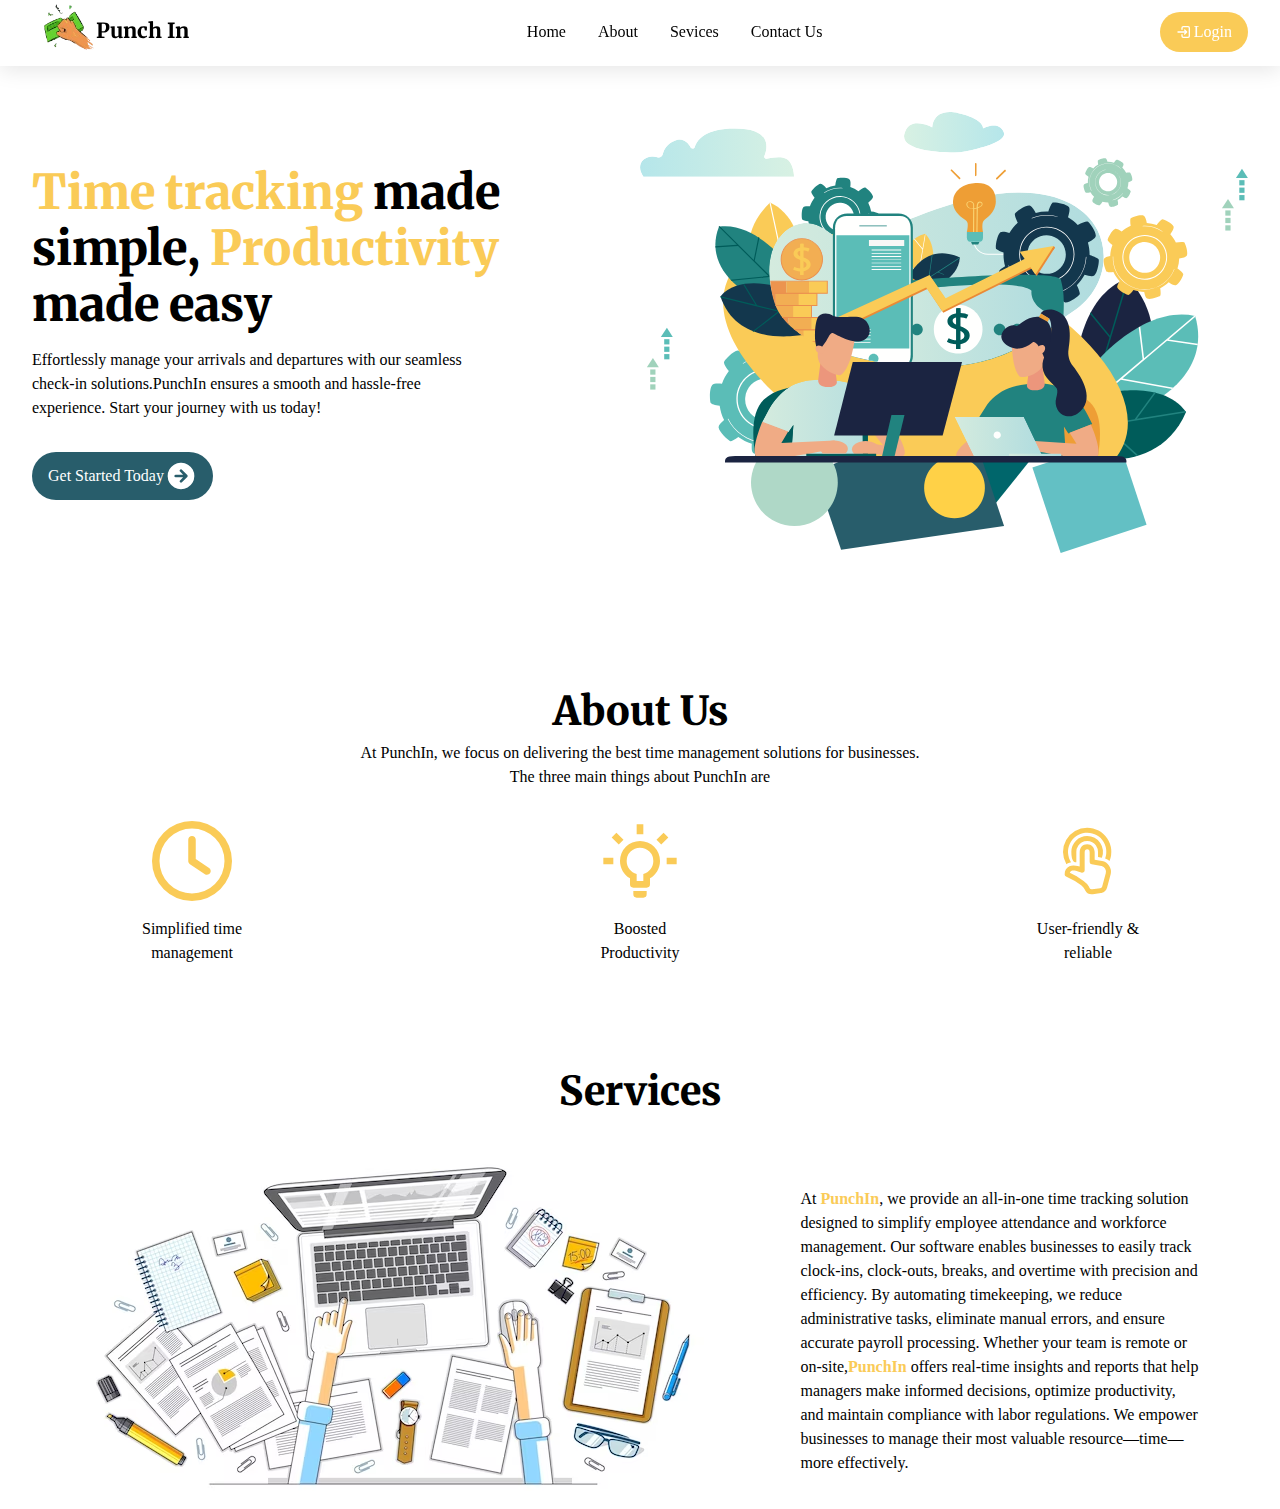
<file: index.html>
<!DOCTYPE html>
<html lang="en">
<head>
    <meta charset="UTF-8">
    <meta name="viewport" content="width=device-width, initial-scale=1.0">
    <title>PunchIn</title>
    <link rel="stylesheet" href="css/style.css">
</head>
<body>
    <header>
        <nav class="flex">
            <div class="logo flex">
                <img src="./images/art-removebg-preview.png" alt="">
                <h1 class="font2">Punch In</h1>
            </div>
            <div class="links flex"> 
                <a href="./#home" class="flex">
                    <p>Home</p>
                </a>
                <a href="./#about" class="flex">
                    <p>About</p>
                </a>
                <a href="#services" class="flex">
                    <p>Sevices</p>
                </a>
                <a href="" class="flex">
                    <p>Contact Us</p>
                </a>
            </div>
            <button class="flex"><svg xmlns="http://www.w3.org/2000/svg" width="1em" height="1em" viewBox="0 0 24 24"><g fill="none" stroke="white" stroke-linecap="round" stroke-linejoin="round" stroke-width="2"><path d="M9 8V6a2 2 0 0 1 2-2h7a2 2 0 0 1 2 2v12a2 2 0 0 1-2 2h-7a2 2 0 0 1-2-2v-2"/><path d="M3 12h13l-3-3m0 6l3-3"/></g></svg> Login</button>
        </nav>
    </header>
    <main class="side-padding">
        <section class="flex " id="home">
            <div class="aside">
                <h1 class="font2"><span>Time tracking</span> made <br>simple, <span>Productivity</span> <br>made easy</h1>
                <p>
                    Effortlessly manage your arrivals and departures with our seamless <br> check-in solutions.PunchIn ensures a smooth and hassle-free <br> experience. Start your journey with us today! 
                </p>
                <button class="flex">Get Started Today<svg xmlns="http://www.w3.org/2000/svg" width="2em" height="2em" viewBox="0 0 24 24"><path fill="white" d="m12 2l.324.005a10 10 0 1 1-.648 0zm.613 5.21a1 1 0 0 0-1.32 1.497L13.584 11H8l-.117.007A1 1 0 0 0 8 13h5.584l-2.291 2.293l-.083.094a1 1 0 0 0 1.497 1.32l4-4l.073-.082l.064-.089l.062-.113l.044-.11l.03-.112l.017-.126L17 12l-.007-.118l-.029-.148l-.035-.105l-.054-.113l-.071-.111a1 1 0 0 0-.097-.112l-4-4z"/></svg></button>
            </div>
            <img src="./images/green.svg" alt="">
        </section>
        <section id="about">
            <h2 class="font2">About Us</h2>
            <p>At PunchIn, we focus on delivering the best time management solutions for businesses. <br> The three main things about PunchIn are</p>
            <div class="flex">
                <figure>
                    <svg xmlns="http://www.w3.org/2000/svg" width="5em" height="5em" viewBox="0 0 512 512"><path fill="#facb57" d="M464 256a208 208 0 1 1-416 0a208 208 0 1 1 416 0M0 256a256 256 0 1 0 512 0a256 256 0 1 0-512 0m232-136v136c0 8 4 15.5 10.7 20l96 64c11 7.4 25.9 4.4 33.3-6.7s4.4-25.9-6.7-33.3L280 243.2V120c0-13.3-10.7-24-24-24s-24 10.7-24 24"/></svg>
                    <p>Simplified time <br>management</p>
                </figure>
                <figure>
                    <svg xmlns="http://www.w3.org/2000/svg" width="5em" height="5em" viewBox="0 0 24 24"><path fill="#facb57" d="M20 11h3v2h-3zM1 11h3v2H1zM13 1v3h-2V1zM4.92 3.5l2.13 2.14l-1.42 1.41L3.5 4.93zm12.03 2.13l2.12-2.13l1.43 1.43l-2.13 2.12zM12 6a6 6 0 0 1 6 6c0 2.22-1.21 4.16-3 5.2V19a1 1 0 0 1-1 1h-4a1 1 0 0 1-1-1v-1.8c-1.79-1.04-3-2.98-3-5.2a6 6 0 0 1 6-6m2 15v1a1 1 0 0 1-1 1h-2a1 1 0 0 1-1-1v-1zm-3-3h2v-2.13c1.73-.44 3-2.01 3-3.87a4 4 0 0 0-4-4a4 4 0 0 0-4 4c0 1.86 1.27 3.43 3 3.87z"/></svg>
                    <p>Boosted <br>Productivity</p>
                </figure>
                <figure>
                    <svg xmlns="http://www.w3.org/2000/svg" width="5em" height="5em" viewBox="0 0 24 24"><path fill="#facb57" d="M11.75 7c1.348 0 2.179.97 2.246 2.329l.004.18v2.115l2.219.403a3.25 3.25 0 0 1 2.602 3.857l-.043.18l-1.048 3.923a2.25 2.25 0 0 1-1.689 1.616l-.165.03l-2.418.347a2.25 2.25 0 0 1-2.28-1.123l-.08-.155l-.03-.063a3.46 3.46 0 0 0-1.025-1.283l-.194-.138l-1.884-1.256l-.093-.059l-.098-.052l-2.363-1.175a.75.75 0 0 1-.416-.655c-.024-1.109.466-1.964 1.42-2.44c.701-.352 1.634-.332 2.826.016l.259.08v-4.17C9.5 8.055 10.342 7 11.75 7m0 1.5c-.46 0-.713.275-.746.866L11 9.508v5.245a.75.75 0 0 1-1.036.693c-1.46-.602-2.441-.743-2.879-.524c-.254.127-.42.29-.51.519l-.038.12l1.905.947l.181.097l.174.109l1.884 1.256a5 5 0 0 1 1.626 1.792l.122.245l.03.062a.75.75 0 0 0 .677.434l.109-.008l2.418-.347a.75.75 0 0 0 .581-.443l.037-.105l1.048-3.924a1.75 1.75 0 0 0-1.239-2.142l-.07-.017l-2.904-.529a.75.75 0 0 1-.609-.63l-.007-.108V9.508c0-.69-.255-1.008-.75-1.008M11.749 2a7.25 7.25 0 0 1 6.697 10.034a4.2 4.2 0 0 0-1.305-.785a5.75 5.75 0 1 0-10.219 1.13a3.3 3.3 0 0 0-.955.307q-.24.121-.455.266A7.25 7.25 0 0 1 11.748 2m0 2.502A4.75 4.75 0 0 1 16.165 11L15 10.789V9.51l-.004-.195l.002-.063a3.24 3.24 0 0 0-.567-1.835l-.09-.132C13.783 6.496 12.891 6 11.75 6c-1.175 0-2.085.526-2.64 1.353a3.24 3.24 0 0 0-.61 1.898l.002.11l-.002.147v2.89l-.262-.036a1 1 0 0 1-.617-.32Q7 11.354 7 9.25a4.75 4.75 0 0 1 4.749-4.75"/></svg>
                    <p>User-friendly & <br> reliable</p>
                </figure>
            </div>
        </section>
        <section id="services">
            <h2 class="font2">Services</h2>
            <div class="flex">
                <img src="./images/business-analysis-office-worker-entrepreneur-businessman-working-laptop-computer-papers-with-financial-analytics-top-view-work-desk-with-stationery-documents-hands-vector_570429-547.avif" alt="">
                <p>At <span>PunchIn</span>, we provide an all-in-one time tracking solution designed to simplify employee attendance and workforce management. Our software enables businesses to easily track clock-ins, clock-outs, breaks, and overtime with precision and efficiency. By automating timekeeping, we reduce administrative tasks, eliminate manual errors, and ensure accurate payroll processing. Whether your team is remote or on-site,<span>PunchIn</span> offers real-time insights and reports that help managers make informed decisions, optimize productivity, and maintain compliance with labor regulations. We empower businesses to manage their most valuable resource—time—more effectively.</p>
            </div>
        </section>
    </main>
</body>
</html>
</file>
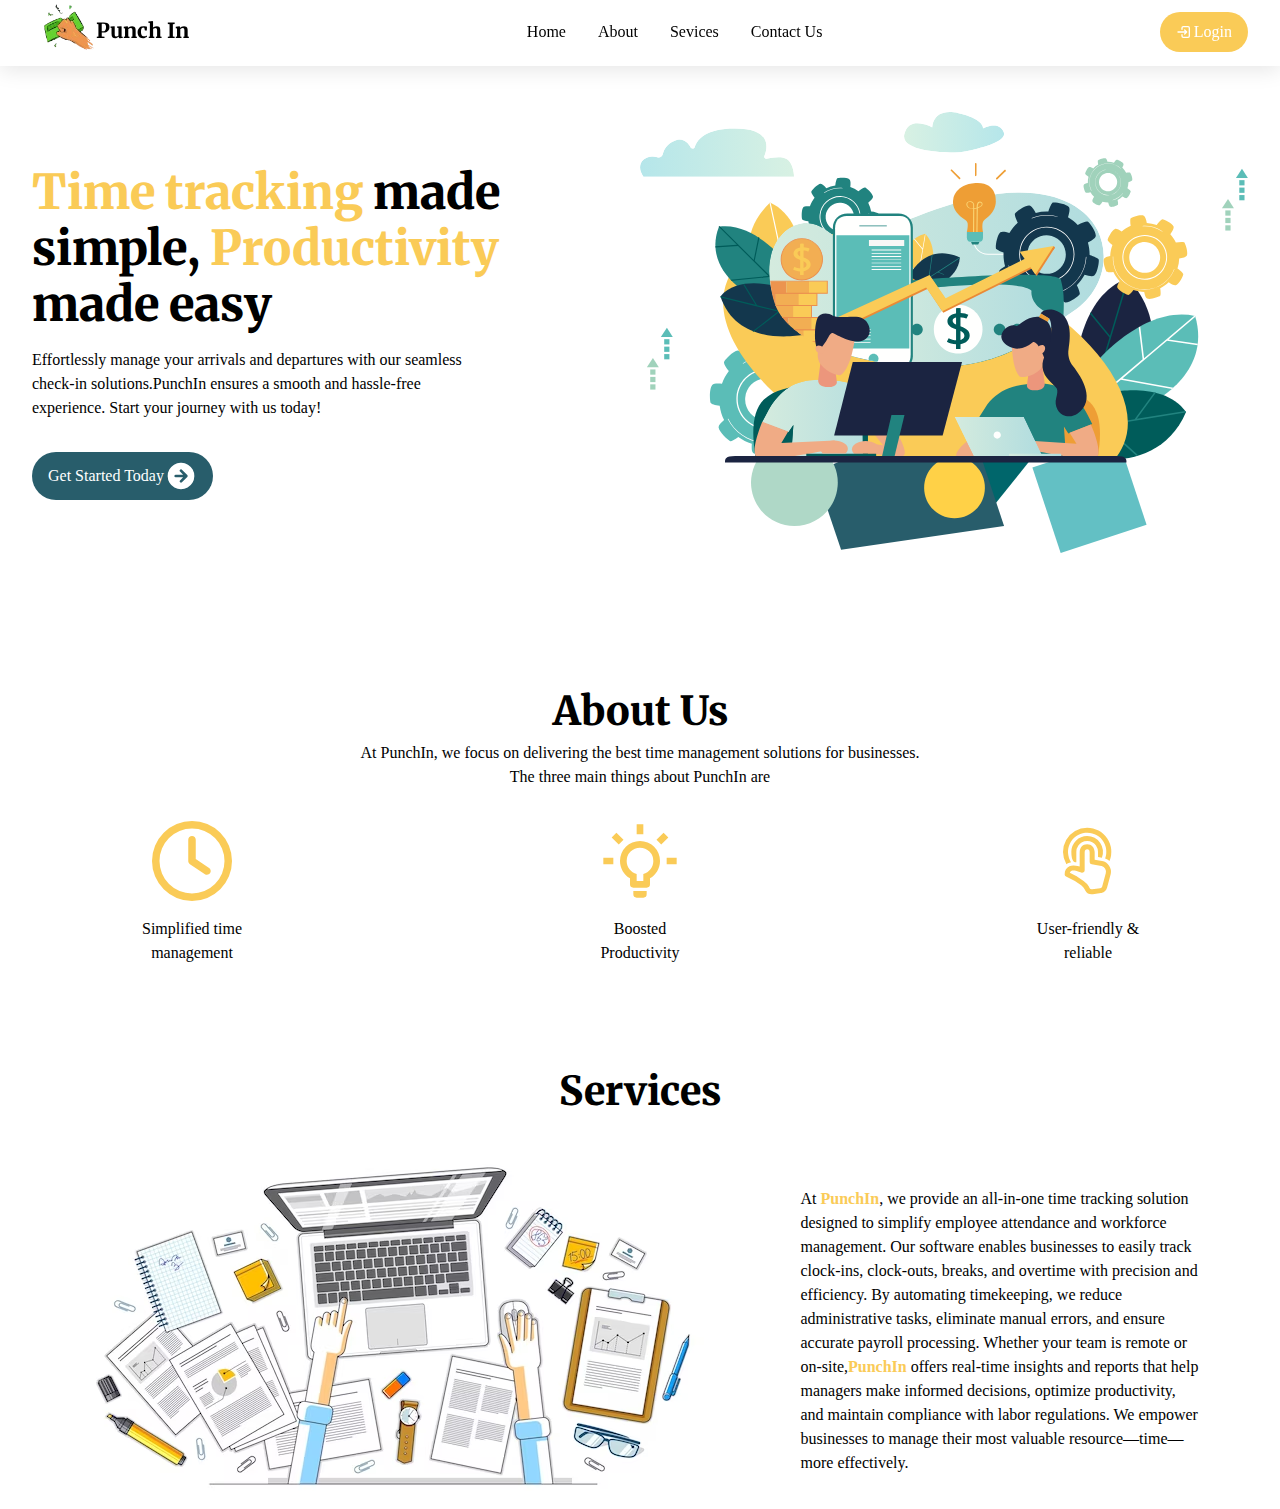
<file: html/index.html>
<!DOCTYPE html>
<html lang="en">
<head>
    <meta charset="UTF-8">
    <meta name="viewport" content="width=device-width, initial-scale=1.0">
    <title>PunchIn</title>
    <link rel="stylesheet" href="../css/style.css">
</head>
<body class="roboto">
    <header>
        <nav class="flex">
            <div class="logo flex">
                <img src="../images/art-removebg-preview.png" alt="">
                <h1 class="font2">Punch In</h1>
            </div>
            <div class="links flex"> 
                <a href="./#home" class="flex">
                    <p>Home</p>
                </a>
                <a href="./#about" class="flex">
                    <p>About</p>
                </a>
                <a href="#services" class="flex">
                    <p>Sevices</p>
                </a>
                <a href="" class="flex">
                    <p>Contact Us</p>
                </a>
            </div>
            <a href="login.html"><button class="flex"><svg xmlns="http://www.w3.org/2000/svg" width="1em" height="1em" viewBox="0 0 24 24"><g fill="none" stroke="white" stroke-linecap="round" stroke-linejoin="round" stroke-width="2"><path d="M9 8V6a2 2 0 0 1 2-2h7a2 2 0 0 1 2 2v12a2 2 0 0 1-2 2h-7a2 2 0 0 1-2-2v-2"/><path d="M3 12h13l-3-3m0 6l3-3"/></g></svg> Login</button></a>
        </nav>
    </header>
    <main class="side-padding">
        <section class="flex " id="home">
            <div class="aside">
                <h1 class="font2"><span>Time tracking</span> made <br>simple, <span>Productivity</span> <br>made easy</h1>
                <p>
                    Effortlessly manage your arrivals and departures with our seamless <br> check-in solutions.PunchIn ensures a smooth and hassle-free <br> experience. Start your journey with us today! 
                </p>
                <button class="flex">Get Started Today<svg xmlns="http://www.w3.org/2000/svg" width="2em" height="2em" viewBox="0 0 24 24"><path fill="white" d="m12 2l.324.005a10 10 0 1 1-.648 0zm.613 5.21a1 1 0 0 0-1.32 1.497L13.584 11H8l-.117.007A1 1 0 0 0 8 13h5.584l-2.291 2.293l-.083.094a1 1 0 0 0 1.497 1.32l4-4l.073-.082l.064-.089l.062-.113l.044-.11l.03-.112l.017-.126L17 12l-.007-.118l-.029-.148l-.035-.105l-.054-.113l-.071-.111a1 1 0 0 0-.097-.112l-4-4z"/></svg></button>
            </div>
            <img src="../images/green.svg" alt="">
        </section>
        <section id="about">
            <h2 class="font2">About Us</h2>
            <p>At PunchIn, we focus on delivering the best time management solutions for businesses. <br> The three main things about PunchIn are</p>
            <div class="flex">
                <figure>
                    <svg xmlns="http://www.w3.org/2000/svg" width="5em" height="5em" viewBox="0 0 512 512"><path fill="#facb57" d="M464 256a208 208 0 1 1-416 0a208 208 0 1 1 416 0M0 256a256 256 0 1 0 512 0a256 256 0 1 0-512 0m232-136v136c0 8 4 15.5 10.7 20l96 64c11 7.4 25.9 4.4 33.3-6.7s4.4-25.9-6.7-33.3L280 243.2V120c0-13.3-10.7-24-24-24s-24 10.7-24 24"/></svg>
                    <p>Simplified time <br>management</p>
                </figure>
                <figure>
                    <svg xmlns="http://www.w3.org/2000/svg" width="5em" height="5em" viewBox="0 0 24 24"><path fill="#facb57" d="M20 11h3v2h-3zM1 11h3v2H1zM13 1v3h-2V1zM4.92 3.5l2.13 2.14l-1.42 1.41L3.5 4.93zm12.03 2.13l2.12-2.13l1.43 1.43l-2.13 2.12zM12 6a6 6 0 0 1 6 6c0 2.22-1.21 4.16-3 5.2V19a1 1 0 0 1-1 1h-4a1 1 0 0 1-1-1v-1.8c-1.79-1.04-3-2.98-3-5.2a6 6 0 0 1 6-6m2 15v1a1 1 0 0 1-1 1h-2a1 1 0 0 1-1-1v-1zm-3-3h2v-2.13c1.73-.44 3-2.01 3-3.87a4 4 0 0 0-4-4a4 4 0 0 0-4 4c0 1.86 1.27 3.43 3 3.87z"/></svg>
                    <p>Boosted <br>Productivity</p>
                </figure>
                <figure>
                    <svg xmlns="http://www.w3.org/2000/svg" width="5em" height="5em" viewBox="0 0 24 24"><path fill="#facb57" d="M11.75 7c1.348 0 2.179.97 2.246 2.329l.004.18v2.115l2.219.403a3.25 3.25 0 0 1 2.602 3.857l-.043.18l-1.048 3.923a2.25 2.25 0 0 1-1.689 1.616l-.165.03l-2.418.347a2.25 2.25 0 0 1-2.28-1.123l-.08-.155l-.03-.063a3.46 3.46 0 0 0-1.025-1.283l-.194-.138l-1.884-1.256l-.093-.059l-.098-.052l-2.363-1.175a.75.75 0 0 1-.416-.655c-.024-1.109.466-1.964 1.42-2.44c.701-.352 1.634-.332 2.826.016l.259.08v-4.17C9.5 8.055 10.342 7 11.75 7m0 1.5c-.46 0-.713.275-.746.866L11 9.508v5.245a.75.75 0 0 1-1.036.693c-1.46-.602-2.441-.743-2.879-.524c-.254.127-.42.29-.51.519l-.038.12l1.905.947l.181.097l.174.109l1.884 1.256a5 5 0 0 1 1.626 1.792l.122.245l.03.062a.75.75 0 0 0 .677.434l.109-.008l2.418-.347a.75.75 0 0 0 .581-.443l.037-.105l1.048-3.924a1.75 1.75 0 0 0-1.239-2.142l-.07-.017l-2.904-.529a.75.75 0 0 1-.609-.63l-.007-.108V9.508c0-.69-.255-1.008-.75-1.008M11.749 2a7.25 7.25 0 0 1 6.697 10.034a4.2 4.2 0 0 0-1.305-.785a5.75 5.75 0 1 0-10.219 1.13a3.3 3.3 0 0 0-.955.307q-.24.121-.455.266A7.25 7.25 0 0 1 11.748 2m0 2.502A4.75 4.75 0 0 1 16.165 11L15 10.789V9.51l-.004-.195l.002-.063a3.24 3.24 0 0 0-.567-1.835l-.09-.132C13.783 6.496 12.891 6 11.75 6c-1.175 0-2.085.526-2.64 1.353a3.24 3.24 0 0 0-.61 1.898l.002.11l-.002.147v2.89l-.262-.036a1 1 0 0 1-.617-.32Q7 11.354 7 9.25a4.75 4.75 0 0 1 4.749-4.75"/></svg>
                    <p>User-friendly & <br> reliable</p>
                </figure>
            </div>
        </section>
        <section id="services">
            <h2 class="font2">Services</h2>
            <div class="flex">
                <img src="../images/business-analysis-office-worker-entrepreneur-businessman-working-laptop-computer-papers-with-financial-analytics-top-view-work-desk-with-stationery-documents-hands-vector_570429-547.avif" alt="">
                <p>At <span>PunchIn</span>, we provide an all-in-one time tracking solution designed to simplify employee attendance and workforce management. Our software enables businesses to easily track clock-ins, clock-outs, breaks, and overtime with precision and efficiency. By automating timekeeping, we reduce administrative tasks, eliminate manual errors, and ensure accurate payroll processing. Whether your team is remote or on-site,<span>PunchIn</span> offers real-time insights and reports that help managers make informed decisions, optimize productivity, and maintain compliance with labor regulations. We empower businesses to manage their most valuable resource—time—more effectively.</p>
            </div>
        </section>
    </main>
</body>
</html>
</file>
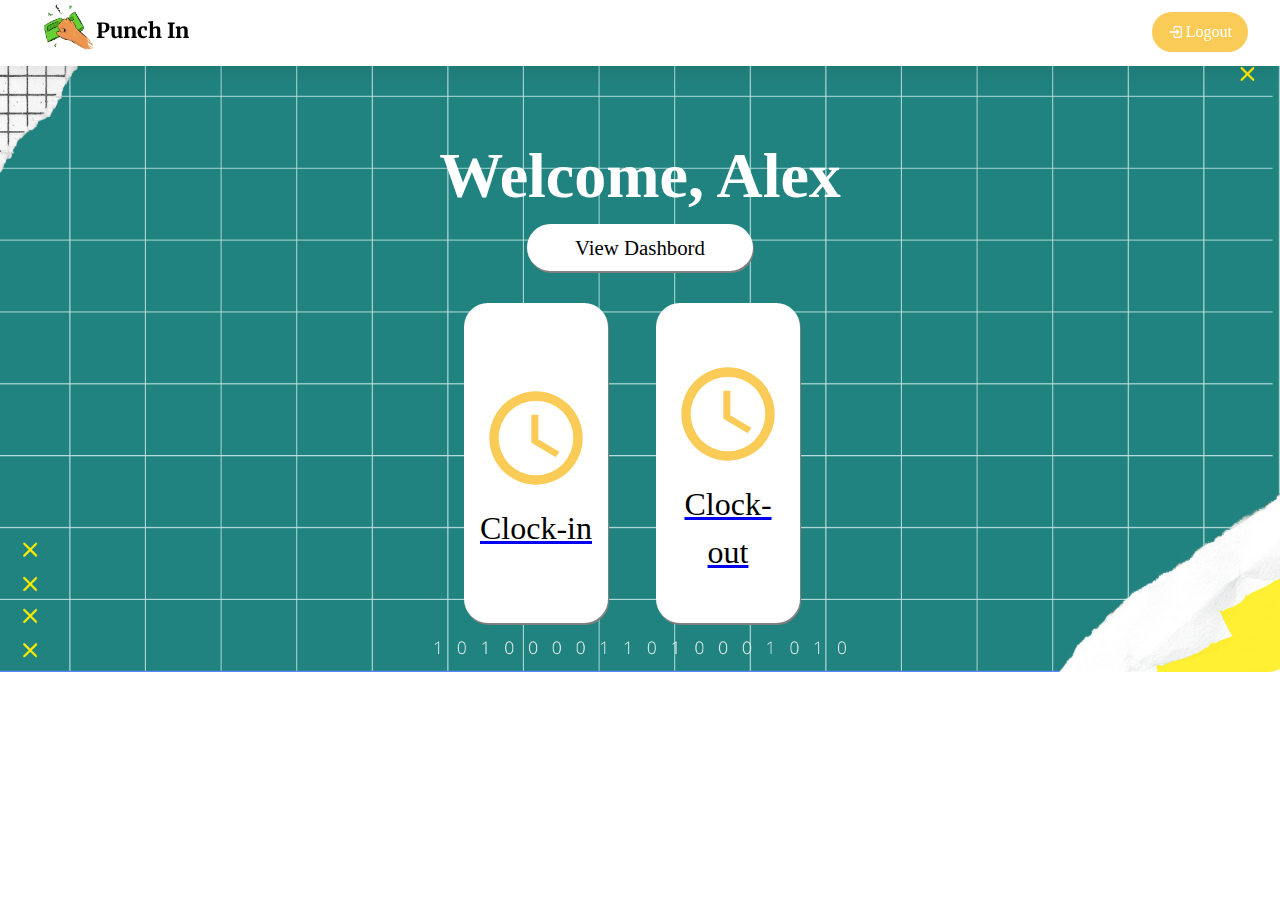
<file: html/interface.html>
<!DOCTYPE html>
<html lang="en">
<head>
    <meta charset="UTF-8">
    <meta name="viewport" content="width=device-width, initial-scale=1.0">
    <title>Document</title>
    <link rel="stylesheet" href="../css/interface.css">
</head>
<body class="roboto">
    <header>
        <nav class="flex">
            <div class="logo flex">
                <img src="../images/art-removebg-preview.png" alt="">
                <h1 class="font2">Punch In</h1>
            </div>
            <a href="login.html"><button class="flex"><svg xmlns="http://www.w3.org/2000/svg" width="1em" height="1em" viewBox="0 0 24 24"><g fill="none" stroke="white" stroke-linecap="round" stroke-linejoin="round" stroke-width="2"><path d="M9 8V6a2 2 0 0 1 2-2h7a2 2 0 0 1 2 2v12a2 2 0 0 1-2 2h-7a2 2 0 0 1-2-2v-2"/><path d="M3 12h13l-3-3m0 6l3-3"/></g></svg> Logout</button></a>
        </nav>
    </header>
    <main>
        <h2>Welcome, Alex</h2>
        <div class="dash"><a href=""><button>View Dashbord</button></a></div>
        <div class="clock flex">
            <a href="./noBackend.html"><button class="clock-buttons"><svg xmlns="http://www.w3.org/2000/svg" width="4em" height="4em" viewBox="0 0 24 24"><path fill="#facb57" d="M12 20a8 8 0 0 0 8-8a8 8 0 0 0-8-8a8 8 0 0 0-8 8a8 8 0 0 0 8 8m0-18a10 10 0 0 1 10 10a10 10 0 0 1-10 10C6.47 22 2 17.5 2 12A10 10 0 0 1 12 2m.5 5v5.25l4.5 2.67l-.75 1.23L11 13V7z"/></svg>Clock-in</button></a>
            <a href="./noBackend.html"><button class="clock-buttons"><svg xmlns="http://www.w3.org/2000/svg" width="4em" height="4em" viewBox="0 0 24 24"><path fill="#facb57" d="M12 20a8 8 0 0 0 8-8a8 8 0 0 0-8-8a8 8 0 0 0-8 8a8 8 0 0 0 8 8m0-18a10 10 0 0 1 10 10a10 10 0 0 1-10 10C6.47 22 2 17.5 2 12A10 10 0 0 1 12 2m.5 5v5.25l4.5 2.67l-.75 1.23L11 13V7z"/></svg>Clock-out</button></a>
        </div>
    </main>
</body>
</html>
</file>
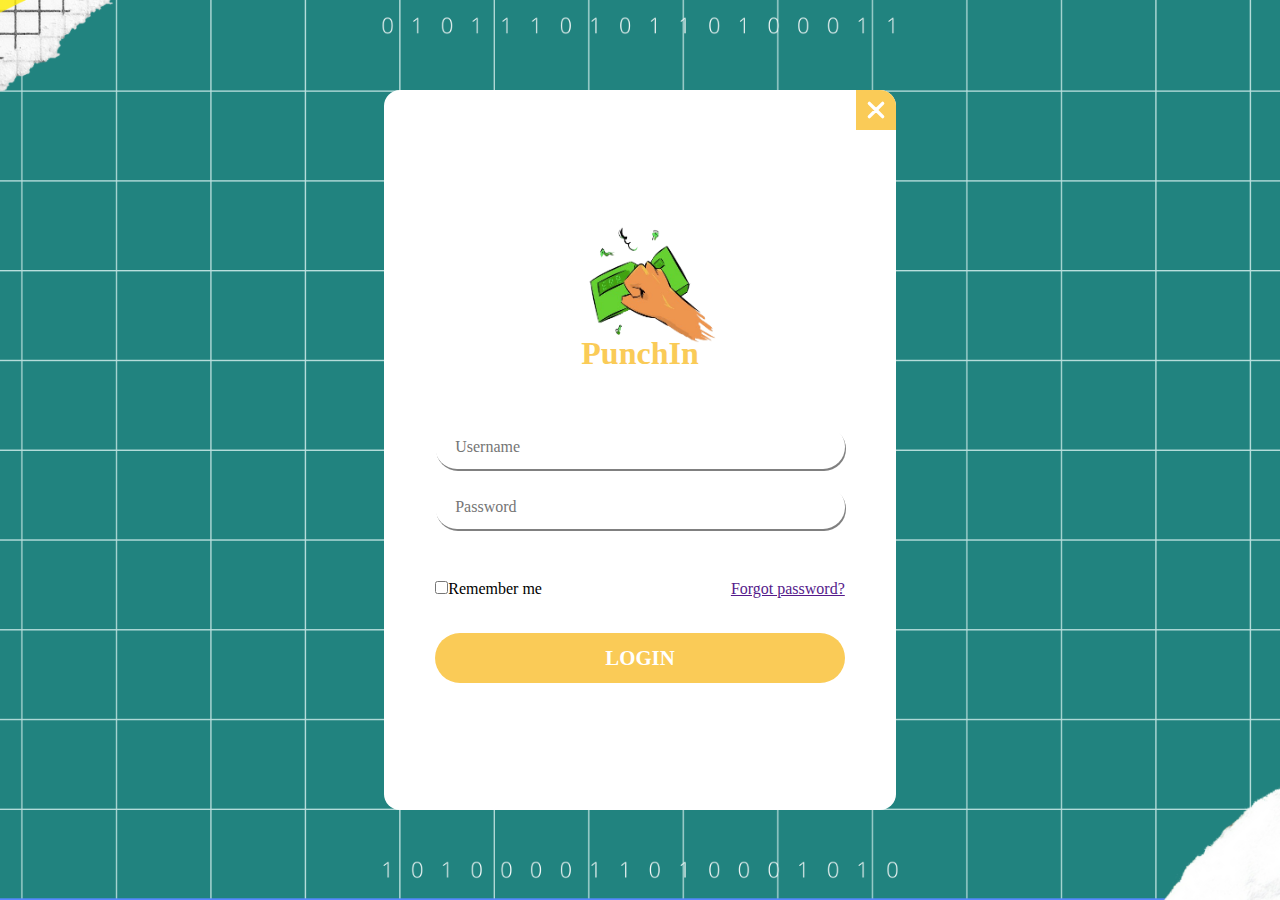
<file: html/login.html>
<!DOCTYPE html>
<html lang="en">
<head>
    <meta charset="UTF-8">
    <meta name="viewport" content="width=device-width, initial-scale=1.0">
    <title>Document</title>
    <link rel="stylesheet" href="../css/login.css">
</head>
<body class="roboto">
    <figure>
        <div class="top">
            <img src="../images/art-removebg-preview (1).png" alt="">
            <h1>PunchIn</h1>
        </div>
        <aside>
            <input placeholder="Username" type="text">
            <input placeholder="Password" type="password">
            <a href="./index.html"><svg xmlns="http://www.w3.org/2000/svg" width="2.5em" height="2.5em" viewBox="0 0 24 24"><path fill="none" stroke="white" stroke-linecap="round" stroke-linejoin="round" stroke-width="2" d="m16 16l-4-4m0 0L8 8m4 4l4-4m-4 4l-4 4"/></svg> </a>
        </aside>
        <div class="other">
            <p><input type="checkbox" name="" id="">Remember me</p>
            <a href="">Forgot password?</a>
        </div>
        <div class="button-link">
            <a href="interface.html"><button>LOGIN</button></a>
        </div>
    </figure> 
</body>
</html>
</file>
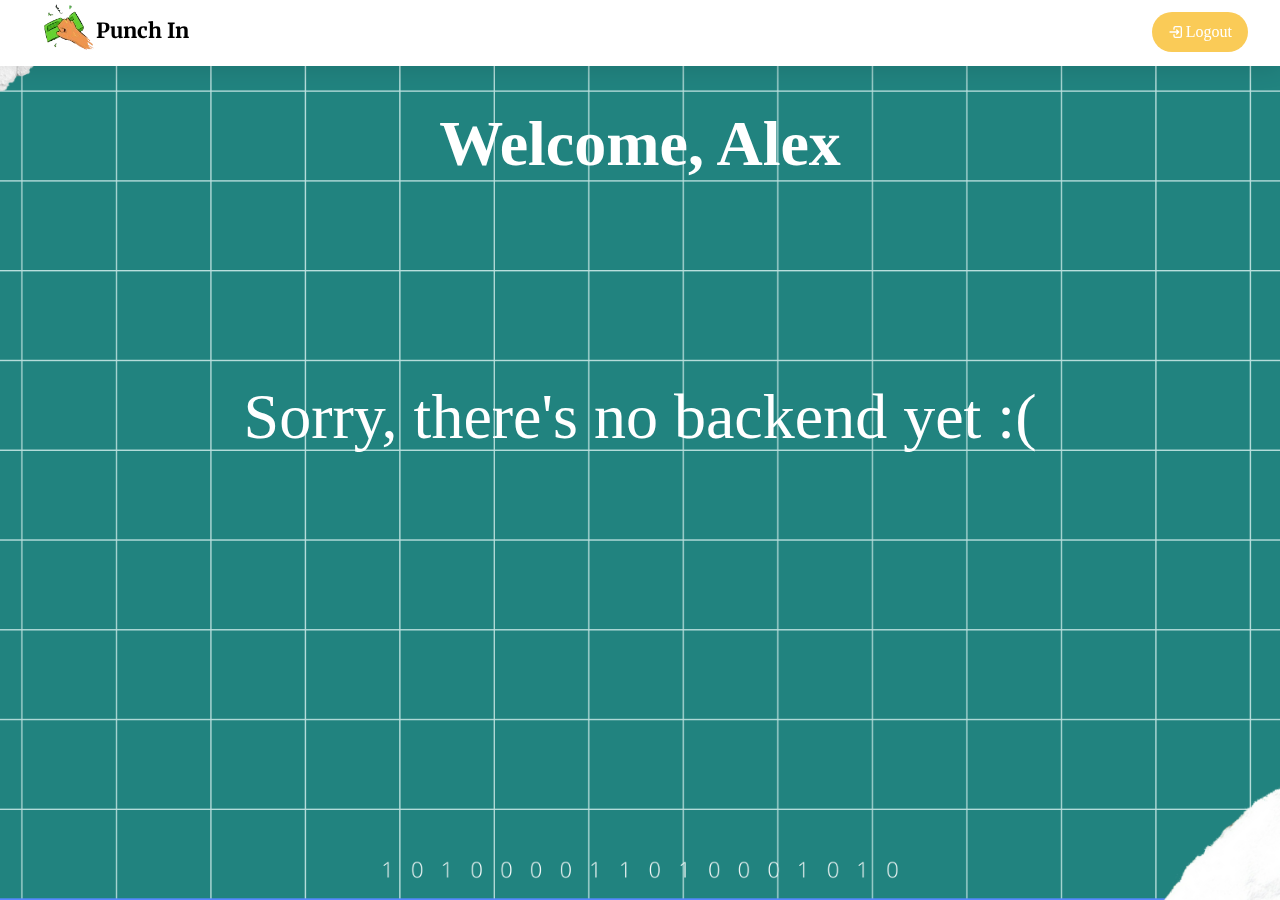
<file: html/noBackend.html>
<!DOCTYPE html>
<html lang="en">
<head>
    <meta charset="UTF-8">
    <meta name="viewport" content="width=device-width, initial-scale=1.0">
    <title>Document</title>
    <link rel="stylesheet" href="../css/noBackend.css">
</head>
<body class="roboto">
    <header>
        <nav class="flex">
            <div class="logo flex">
                <img src="../images/art-removebg-preview.png" alt="">
                <h1 class="font2">Punch In</h1>
            </div>
            <a href="login.html"><button class="flex"><svg xmlns="http://www.w3.org/2000/svg" width="1em" height="1em" viewBox="0 0 24 24"><g fill="none" stroke="white" stroke-linecap="round" stroke-linejoin="round" stroke-width="2"><path d="M9 8V6a2 2 0 0 1 2-2h7a2 2 0 0 1 2 2v12a2 2 0 0 1-2 2h-7a2 2 0 0 1-2-2v-2"/><path d="M3 12h13l-3-3m0 6l3-3"/></g></svg> Logout</button></a>
        </nav>
    </header>
    <main>
        <h2>Welcome, Alex</h2>
        <div class="sorry flex"><p>Sorry, there's no backend yet :(</p></div>
    </main>
</body>
</html>
</file>
<file: css/style.css>
@import url("reset.css");
@import url("library.css");
@import url('https://fonts.googleapis.com/css2?family=Merriweather:ital,wght@0,300;0,400;0,700;0,900;1,300;1,400;1,700;1,900&family=Poppins:ital,wght@0,100;0,200;0,300;0,400;0,500;0,600;0,700;0,800;0,900;1,100;1,200;1,300;1,400;1,500;1,600;1,700;1,800;1,900&display=swap');
@import url('https://fonts.googleapis.com/css2?family=Merriweather:ital,wght@0,300;0,400;0,700;0,900;1,300;1,400;1,700;1,900&family=Poppins:ital,wght@0,100;0,200;0,300;0,400;0,500;0,600;0,700;0,800;0,900;1,100;1,200;1,300;1,400;1,500;1,600;1,700;1,800;1,900&display=swap');


html{
    scroll-behavior: smooth;
}
.links{
    gap: 2rem;
}
nav{
    justify-content: space-between;
    padding: 0 2rem;
    padding-bottom: 0.1rem;
    position: fixed;
    top: 0;
    width: 100%;
    background-color: white;
    box-shadow: 0px 4px 20px rgba(0, 0, 0, 0.1);
    /* border-bottom: black 1px solid; */
}
nav img{
    width: 4rem;
}
nav h1{
    font-size: 1.3rem;
    font-weight: 800;
}
nav a{
    gap: 0.2rem;
    color:black;
    text-decoration: none;
}
nav a:hover{
    color: var(--accent-color);
    transition-duration: 0.5s;
    transition-timing-function: ease;
}
button{
    border: none;
    background: var(--accent-color);
    color: white;
    padding:0.5rem 1rem;
    gap: 0.1rem;
    border-radius: 1.5rem;
}

/* SECTION 1 */
section:nth-child(1){
    justify-content: space-between;
    padding-top: 7rem;
}
section:nth-child(1) img{
    width: 50%;
}
section:nth-child(1) h1{
    font-size: 3rem;
    font-weight: 800;
    line-height: 3.5rem;
}
section:nth-child(1) span{
    color: var(--accent-color);
}
section:nth-child(1) p{
    padding-top: 1rem;
    padding-bottom: 2rem;
}
section:nth-child(1) button{
    background: #285d6b;
}

/* SECTION 2 */
section:nth-child(2){
    /* padding-top: 5rem; */
    text-align: center;
    padding-top: 8rem;
    padding-bottom: 4rem;
}
section h2{
    font-size: 2.5rem;
    font-weight: 800;
    text-align: center;
}
section:nth-child(2) div{
    justify-content: space-between;
}
section:nth-child(2) figure{
    display:flex;
    flex-direction: column;
    justify-content: center;
    align-items: center;
    width: 20rem;
    height: 13rem;
    gap: 1rem;
}

/* SECTION 3 */
section:nth-child(3) div{
    justify-content: space-around;
    margin-top: 2rem;
}
section:nth-child(3) p{
    width: 25rem;
}
section:nth-child(3) span{
    color: var(--accent-color);
    font-weight: 600;
}
</file>
<file: css/interface.css>
@import url("reset.css");
@import url("library.css");
@import url('https://fonts.googleapis.com/css2?family=Merriweather:ital,wght@0,300;0,400;0,700;0,900;1,300;1,400;1,700;1,900&family=Poppins:ital,wght@0,100;0,200;0,300;0,400;0,500;0,600;0,700;0,800;0,900;1,100;1,200;1,300;1,400;1,500;1,600;1,700;1,800;1,900&display=swap');
@import url('https://fonts.googleapis.com/css2?family=Merriweather:ital,wght@0,300;0,400;0,700;0,900;1,300;1,400;1,700;1,900&family=Poppins:ital,wght@0,100;0,200;0,300;0,400;0,500;0,600;0,700;0,800;0,900;1,100;1,200;1,300;1,400;1,500;1,600;1,700;1,800;1,900&display=swap');
nav{
    justify-content: space-between;
    padding: 0 2rem;
    padding-bottom: 0.1rem;
    position: fixed;
    top: 0;
    width: 100%;
    background-color: white;
    box-shadow: 0px 4px 20px rgba(0, 0, 0, 0.1);
    /* border-bottom: black 1px solid; */
}
body{
    padding-top: 2rem;
    color: black;
    background: url(../images/Untitled\ design\ \(2\).png);
    background-position: center;
    background-size:cover;
    background-repeat: no-repeat;
}
nav img{
    width: 4rem;
}
nav h1{
    font-size: 1.3rem;
    font-weight: 800;
}
nav a{
    text-decoration: none;
}
button{
    border: none;
    background: var(--accent-color);
    color: white;
    padding:0.5rem 1rem;
    gap: 0.1rem;
    border-radius: 1.5rem;
}
main{
    padding-top: 6rem;
}
main h2{
    font-size: 4rem;
    text-align: center;
    color: white;
}
main button{
    background:white;
    color: black;
    box-shadow: 1px 2px 0 grey;
}
.dash{
    display: flex;
    justify-content: center;
}
.dash button{
    padding: .5rem 3rem;
    font-size: 1.3rem;
}
.clock button{
    display: flex;
    flex-direction: column;
    align-items: center;
    justify-content: center;
    width: 90%;
    height: 20rem;
    font-size: 2rem;
}
</file>
<file: css/login.css>
@import url("reset.css");
@import url("library.css");
@import url('https://fonts.googleapis.com/css2?family=Merriweather:ital,wght@0,300;0,400;0,700;0,900;1,300;1,400;1,700;1,900&family=Poppins:ital,wght@0,100;0,200;0,300;0,400;0,500;0,600;0,700;0,800;0,900;1,100;1,200;1,300;1,400;1,500;1,600;1,700;1,800;1,900&display=swap');
@import url('https://fonts.googleapis.com/css2?family=Merriweather:ital,wght@0,300;0,400;0,700;0,900;1,300;1,400;1,700;1,900&family=Poppins:ital,wght@0,100;0,200;0,300;0,400;0,500;0,600;0,700;0,800;0,900;1,100;1,200;1,300;1,400;1,500;1,600;1,700;1,800;1,900&display=swap');

body{
    background: url(../images/Untitled\ design\ \(2\).png);
    width: 100vw;
    height: 100vh;
    background-position: center;
    background-repeat: no-repeat;
    background-size: cover;
    display: flex;
    justify-content: center;
    align-items: center;
}
figure{
    background: white;
    /* border: 2px solid white; */
    height: 80%;
    width: 40%;
    border-radius: 1rem;
    /* backdrop-filter: blur(10px); */
    display: flex;
    align-items: center;
    justify-content: center;
    flex-direction: column;
    position: relative;
}
figure img{
    height: 10rem;
}
aside{
    display: flex;
    flex-direction: column;
    gap: 1rem;
    width: 100%;
    align-items: center;
    justify-content: center;
    margin-bottom: 2rem;
}
aside input{
    padding: 10px 5px 10px 20px;
    width: 80%;
    border-radius: 2rem;
    border: none;
    box-shadow: 1px 2px 0 grey;
    outline: none;
}
aside p{
    /* text-align: center; */
}
aside svg{
    position: absolute;
    background: var(--accent-color);
    top: 0;
    right: 0;
    border-top-right-radius: 1rem;
}
aside svg:hover{
    background: red;
}
button{
    width: 80%;
    border-radius: 2rem;
    border: none;
    background: var(--accent-color);
    font-weight: 900;
    color: white;
    padding: 0.6rem;
    font-size: 1.3rem;
}
button:hover{
    background: none;
    outline: 3px solid var(--accent-color);
    color: var(--accent-color);
}
</file>
<file: css/noBackend.css>
@import url("reset.css");
@import url("library.css");
@import url('https://fonts.googleapis.com/css2?family=Merriweather:ital,wght@0,300;0,400;0,700;0,900;1,300;1,400;1,700;1,900&family=Poppins:ital,wght@0,100;0,200;0,300;0,400;0,500;0,600;0,700;0,800;0,900;1,100;1,200;1,300;1,400;1,500;1,600;1,700;1,800;1,900&display=swap');
@import url('https://fonts.googleapis.com/css2?family=Merriweather:ital,wght@0,300;0,400;0,700;0,900;1,300;1,400;1,700;1,900&family=Poppins:ital,wght@0,100;0,200;0,300;0,400;0,500;0,600;0,700;0,800;0,900;1,100;1,200;1,300;1,400;1,500;1,600;1,700;1,800;1,900&display=swap');
nav{
    justify-content: space-between;
    padding: 0 2rem;
    padding-bottom: 0.1rem;
    position: fixed;
    top: 0;
    width: 100%;
    background-color: white;
    box-shadow: 0px 4px 20px rgba(0, 0, 0, 0.1);
    /* border-bottom: black 1px solid; */
}
body{
    height: 100vh;
    color: black;
    background: url(../images/Untitled\ design\ \(2\).png);
    background-position: center;
    background-size:cover;
    background-repeat: no-repeat;
}
nav img{
    width: 4rem;
}
nav h1{
    font-size: 1.3rem;
    font-weight: 800;
}
nav a{
    text-decoration: none;
}
button{
    border: none;
    background: var(--accent-color);
    color: white;
    padding:0.5rem 1rem;
    gap: 0.1rem;
    border-radius: 1.5rem;
}
main{
    padding-top: 6rem;
}
main h2{
    font-size: 4rem;
    text-align: center;
    color: white;
}
p{
    font-size: 4rem;
    color: white;
}
</file>
